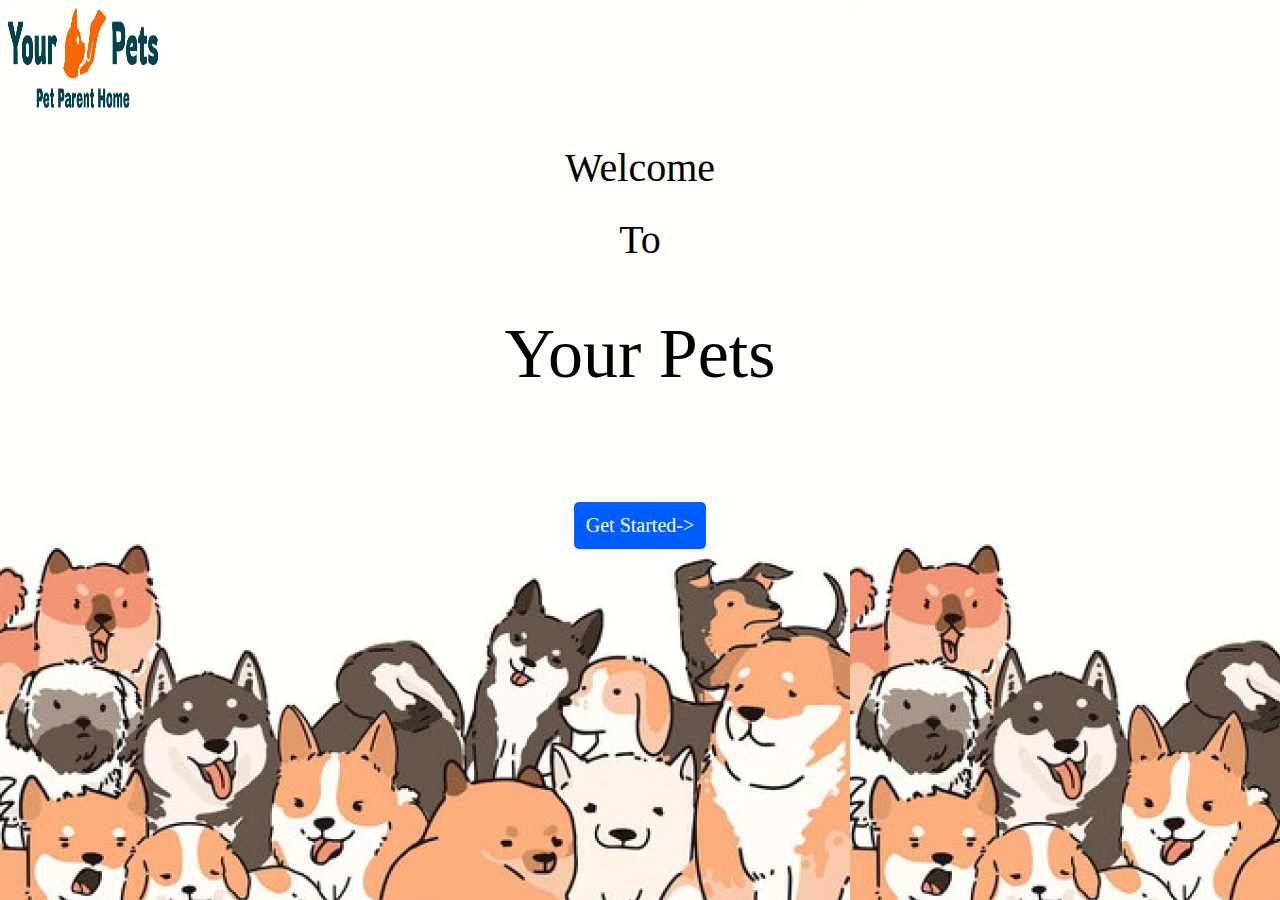
<file: index.html>
<!DOCTYPE html>
<html lang="en">
<head>
    <meta charset="UTF-8">
    <meta name="viewport" content="width=device-width, initial-scale=1.0">
    <title>Document</title>
    <link rel="stylesheet" href="main.css">
</head>
<body>
    <div class="image">
       <img src="your-pets-high-resolution-logo-transparent.png" height="100px" width="150px">
    </div>
    <div class="text">
        <p>Welcome</p>
        <p>To</p>
        <p id="main">Your Pets</p>
    </div>
    <div class="but">
        <a href="home.html"><button class="click hi">Get Started-></button></a>
    </div>
</body>
</html>
</file>
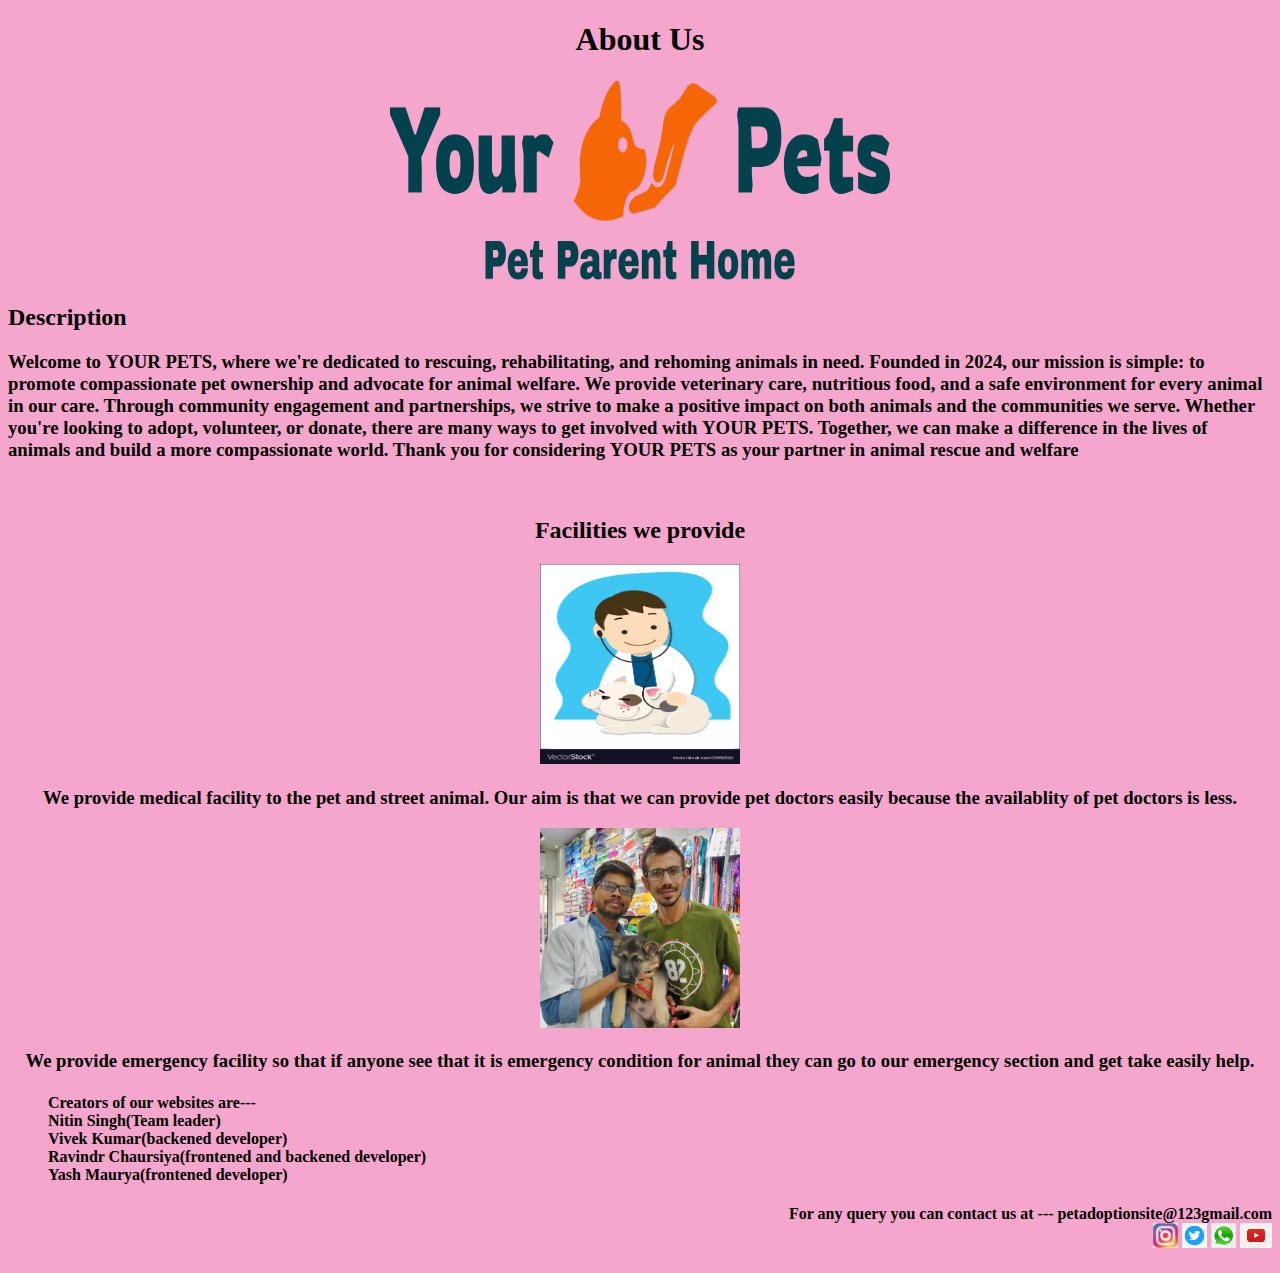
<file: aboutus.html>
<!DOCTYPE html>
<html lang="en">
<head>
    <meta charset="UTF-8">
    <meta name="viewport" content="width=device-width, initial-scale=1.0">
    <title>Document</title>
    <link rel="stylesheet" href="abouts.css">
</head>
<body>
    <center>
    <h1>About Us</h1>
</center>
<div>
    <center>
<img src="your-pets-high-resolution-logo-transparent.png" height="200px" width="500px">
    </center>
</div>
<h2 class="one">Description</h2>
    <h3>
<p  id="content">
    Welcome to <b>YOUR PETS</b>, where we're dedicated to rescuing, rehabilitating, and rehoming animals in need. Founded in 2024, our mission is simple: to promote compassionate pet ownership and advocate for animal welfare. We provide veterinary care, nutritious food, and a safe environment for every animal in our care. Through community engagement and partnerships, we strive to make a positive impact on both animals and the communities we serve. Whether you're looking to adopt, volunteer, or donate, there are many ways to get involved with <b>YOUR PETS</b>. Together, we can make a difference in the lives of animals and build a more compassionate world. Thank you for considering <b>YOUR PETS</b> as your partner in animal rescue and welfare
</p>
</h3>
<br>
<center>
<h2>Facilities we provide</h2>
<img src="pet-doctor-vector-15992510.jpg" height="200px" width="200px">
<h3>
    <p class="two">
    We provide medical facility to the pet and street animal.
    Our aim is that we can provide pet doctors easily because the availablity of pet doctors is less.
    </p>
</h3>
</center>
<center>
    <img src="d4.avif" height="200px" width="200px">
    <h3>
        <p class="two"> 
            We provide emergency facility so that if anyone see that it is emergency condition for animal they can go to our emergency section and get take easily help.
            </p>
    </h3>
</center>
<ul>
<h4 class="three">
    Creators of our websites are---
    <br>
    Nitin Singh(Team leader)
    <br>
    Vivek Kumar(backened developer)
    <br>
    Ravindr Chaursiya(frontened and backened developer)
    <br>
    Yash Maurya(frontened developer)
</ul>
</h4>
<h4 class="four">
    For any query you can contact us at ---
    petadoptionsite@123gmail.com

<div class="foot-image">
    <a href="https://www.instagram.com/"><img src="ew-instagram-logo-transparent-related-keywords-logo-instagram-vector-2017-115629178687gobkrzwak.png" alt="Instagram" height ="25px"></a>
    <a href="https://www.twitter.com/"><img src="png-clipart-twitter-twitter-thumbnail.png" alt="Twitter" height="25px"></a>
    <a href="https://www.whatsapp.com/"><img src="whatsapp-logo-computer-icons-whatsapp.jpg" alt="Whatsapp" height="25px"></a>
    <a href="https://www.youtube.com/"><img src="png-transparent-youtube-logo-youtube-logo-computer-icons-subscribe-angle-rectangle-airplane.png" alt="Youtube" height="25px"></a>
   </div>
  </h4>




</body>
</html>
</file>
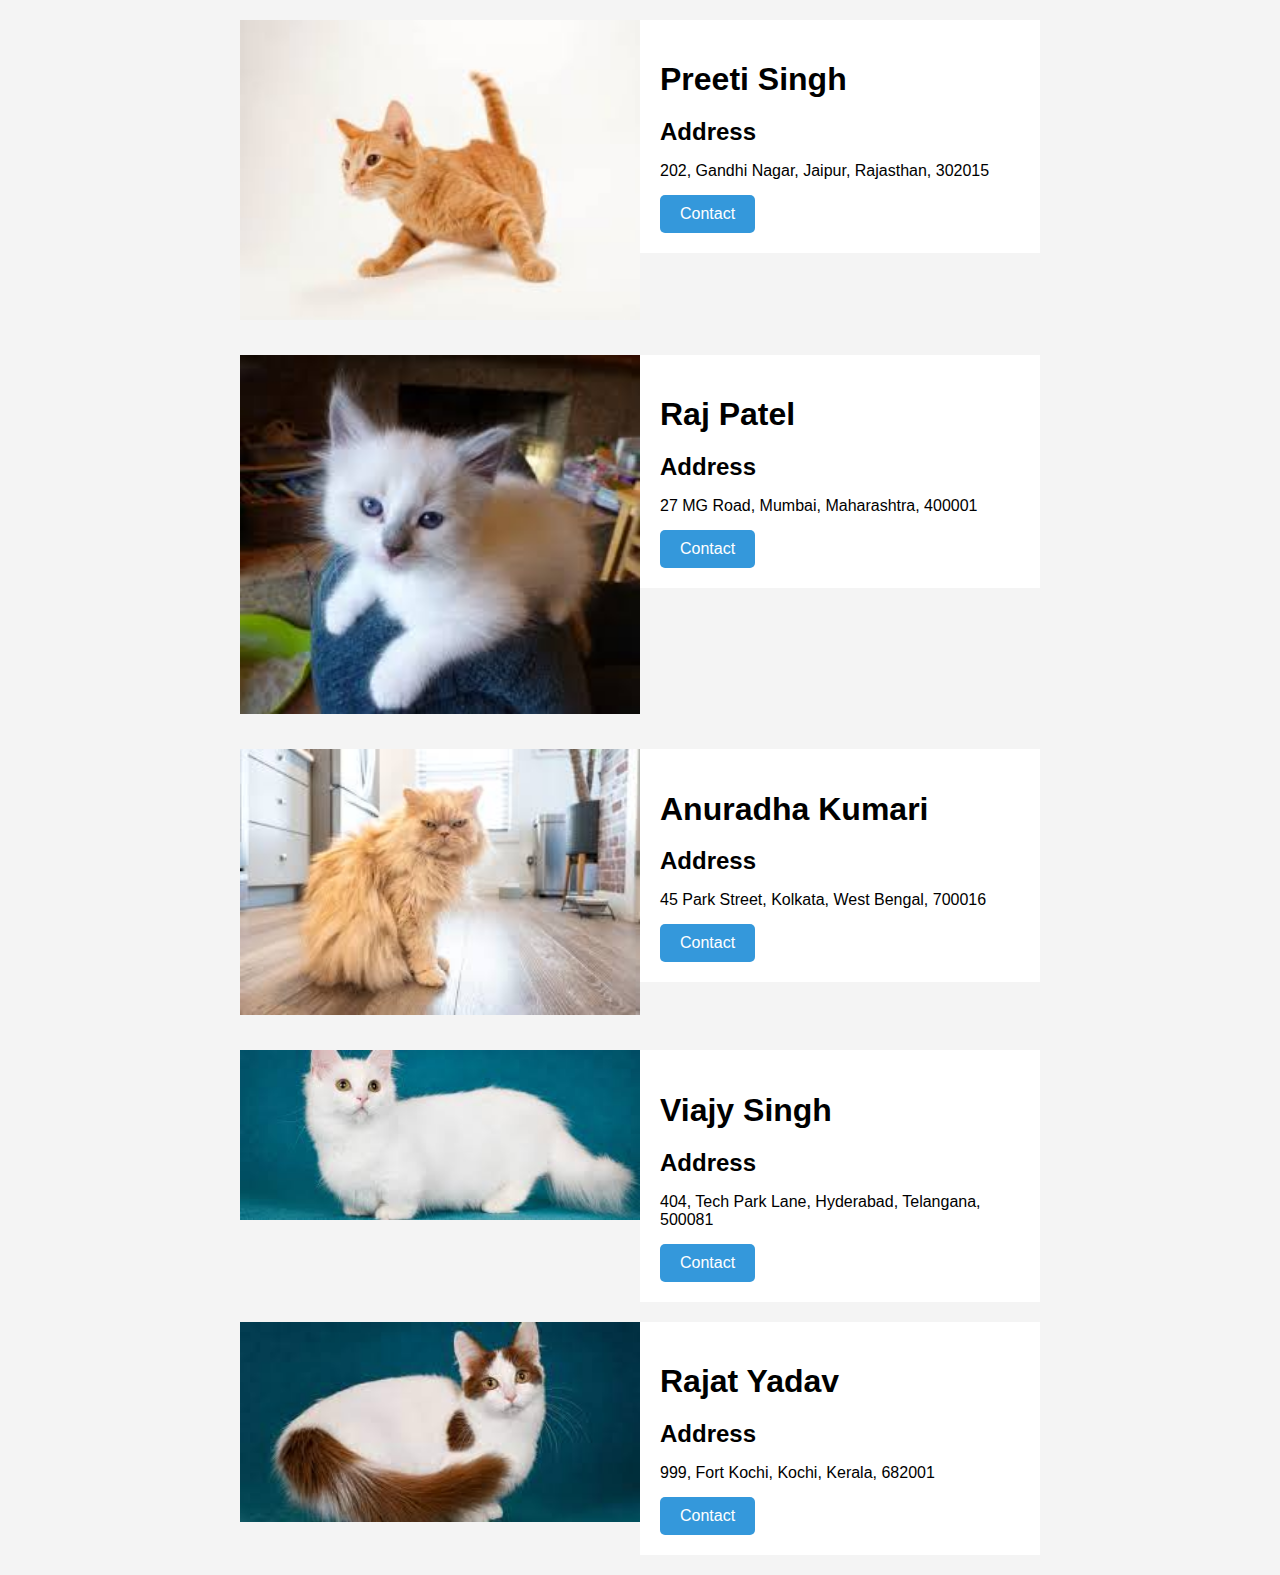
<file: cats.html>
<!DOCTYPE html>
<html lang="en">
<head>
    <meta charset="UTF-8">
    <meta name="viewport" content="width=device-width, initial-scale=1.0">
    <title>Image and Information</title>
    <style>
        body {
            font-family: Arial, sans-serif;
            margin: 0;
            padding: 0;
            background-color: #f4f4f4;
        }

        .container {
            max-width: 800px;
            margin: 20px auto;
            overflow: hidden;
            margin-bottom: 20px;
        }

        .image-container {
            float: left;
            width: 100%; /* Full width on smaller screens */
            margin-bottom: 15px; /* Add some spacing between image and text on smaller screens */
        }

        .image-container img {
            width: 100%;
            height: auto;
            display: block;
        }

        .info-container {
            float: left;
            width: 100%; /* Full width on smaller screens */
            padding: 20px;
            box-sizing: border-box;
            background-color: #fff;
        }

        h1, p, h2 {
            margin-bottom: 15px;
        }

        .contact-button {
            display: inline-block;
            padding: 10px 20px;
            background-color: #3498db;
            color: #fff;
            text-decoration: none;
            border-radius: 5px;
        }

        /* Media Query for smaller screens */
        @media only screen and (min-width: 600px) {
            .image-container {
                width: 50%;
            }

            .info-container {
                width: 50%;
            }
        }
    </style>
</head>
<body>

    <!-- Container 1 -->
    <div class="container">
        <div class="image-container">
            <img src="c1.jpg" alt="Image description">
        </div>
        <div class="info-container">
            <h1>Preeti Singh</h1>
            <h2>Address</h2>
            <p>202, Gandhi Nagar, Jaipur, Rajasthan, 302015</p>
            <a href="#" class="contact-button">Contact</a>
        </div>
    </div>

    <!-- Container 2 -->
    <div class="container">
        <div class="image-container">
            <img src="c2.jpg" alt="Image description">
        </div>
        <div class="info-container">
            <h1>Raj Patel</h1>
            <h2>Address</h2>
            <p>27 MG Road, Mumbai, Maharashtra, 400001</p>
            <a href="#" class="contact-button">Contact</a>
        </div>
    </div>
    <div class="container">
        <div class="image-container">
            <img src="c3.jpg" alt="Image description">
            
        </div>
        <div class="info-container">
            <h1>Anuradha Kumari</h1>
            <h2>Address</h2>
            <p>45 Park Street, Kolkata, West Bengal, 700016</p>
           
            <a href="#" class="contact-button">Contact</a>
            </div>
    </div>
    <div class="container">
        <div class="image-container">
            <img src="c4.jpg" alt="Image description">
            
        </div>
        <div class="info-container">
            <h1>Viajy Singh</h1>
            <h2>Address</h2>
            <p>
                404, Tech Park Lane, Hyderabad, Telangana, 500081</p>
          
            <a href="#" class="contact-button">Contact</a>
            </div>
    </div>
    <div class="container">
        <div class="image-container">
            <img src="c5.jpg" alt="Image description">
            
        </div>
        <div class="info-container">
            <h1>Rajat Yadav</h1>
            <h2>Address</h2>
            <p>999, Fort Kochi, Kochi, Kerala, 682001</p>
            <a href="#" class="contact-button">Contact</a>
            </div>
    </div>


    <!-- Repeat the above container structure for more sections -->

</body>
</html>
</file>
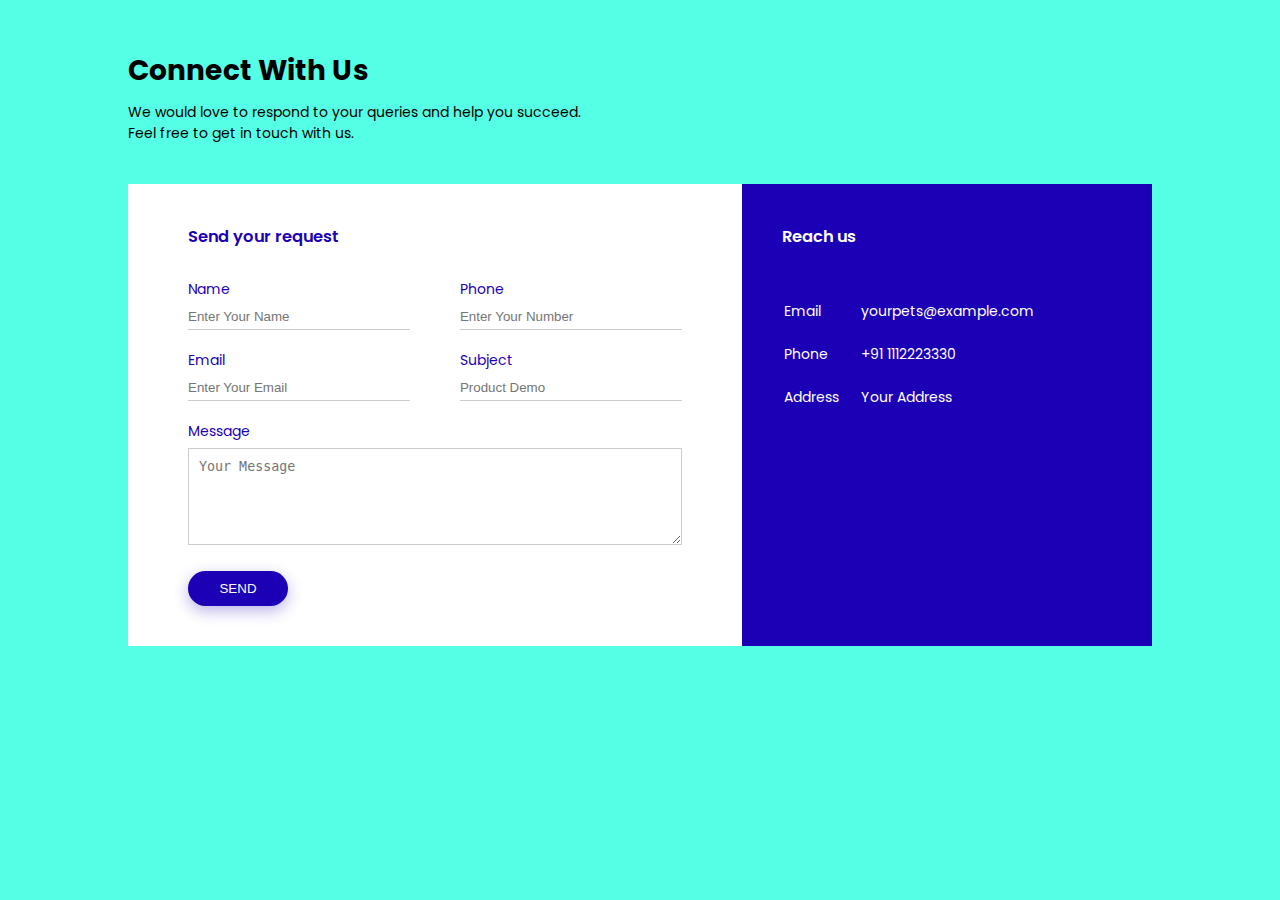
<file: contact.html>
<!DOCTYPE html>
<html lang="en">
<head>
    <meta charset="UTF-8">
    <meta name="viewport" content="width=device-width, initial-scale=1.0">
    <title>Contact Us</title>
    <link rel="preconnect" href="https://fonts.googleapis.com">
<link rel="preconnect" href="https://fonts.gstatic.com" crossorigin>
<link href="https://fonts.googleapis.com/css2?family=Poppins:wght@400;600;800&display=swap" rel="stylesheet">
    <link rel="stylesheet" href="contact.css">
</head>
<body>
    <div class="container">
        <h1>Connect With Us</h1>
        <p>We would love to respond to your queries and help you succeed.<br> Feel free to get in touch with us.</p>
        <div class="contact-box">
            <div class="contact-left">
                <h3>Send your request</h3>
                <form>
                    <div class="input-row">
                        <div class="input-group">
                            <label>Name</label>
                            <input type="text" Placeholder="Enter Your Name">
                        </div>
                        <div class="input-group">
                            <label>Phone</label>
                            <input type="text" Placeholder="Enter Your Number">
                        </div>
                    </div>
                    <div class="input-row">
                        <div class="input-group">
                            <label>Email</label>
                            <input type="Email" Placeholder="Enter Your Email">
                        </div>
                        <div class="input-group">
                            <label>Subject</label>
                            <input type="text" Placeholder="Product Demo">
                        </div>
                    </div>
                    <label>Message</label>
                    <textarea rows="5" placeholder="Your Message"></textarea>
                    <button type="submit">SEND</button>
                </form>

            </div>
            <div class="contact-right">
                <h3>Reach us</h3>
                <table>
                    <tr>
                        <td>Email</td>
                        <td>yourpets@example.com</td>
                    </tr>
                    <tr>
                        <td>Phone</td>
                        <td>+91 1112223330</td>
                        <tr>
                            <td>Address</td>
                            <td> Your Address</td>
                        </tr>
                    </tr>
                </table>

            </div>
        </div>
    </div>
    
</body>
</html>
</file>
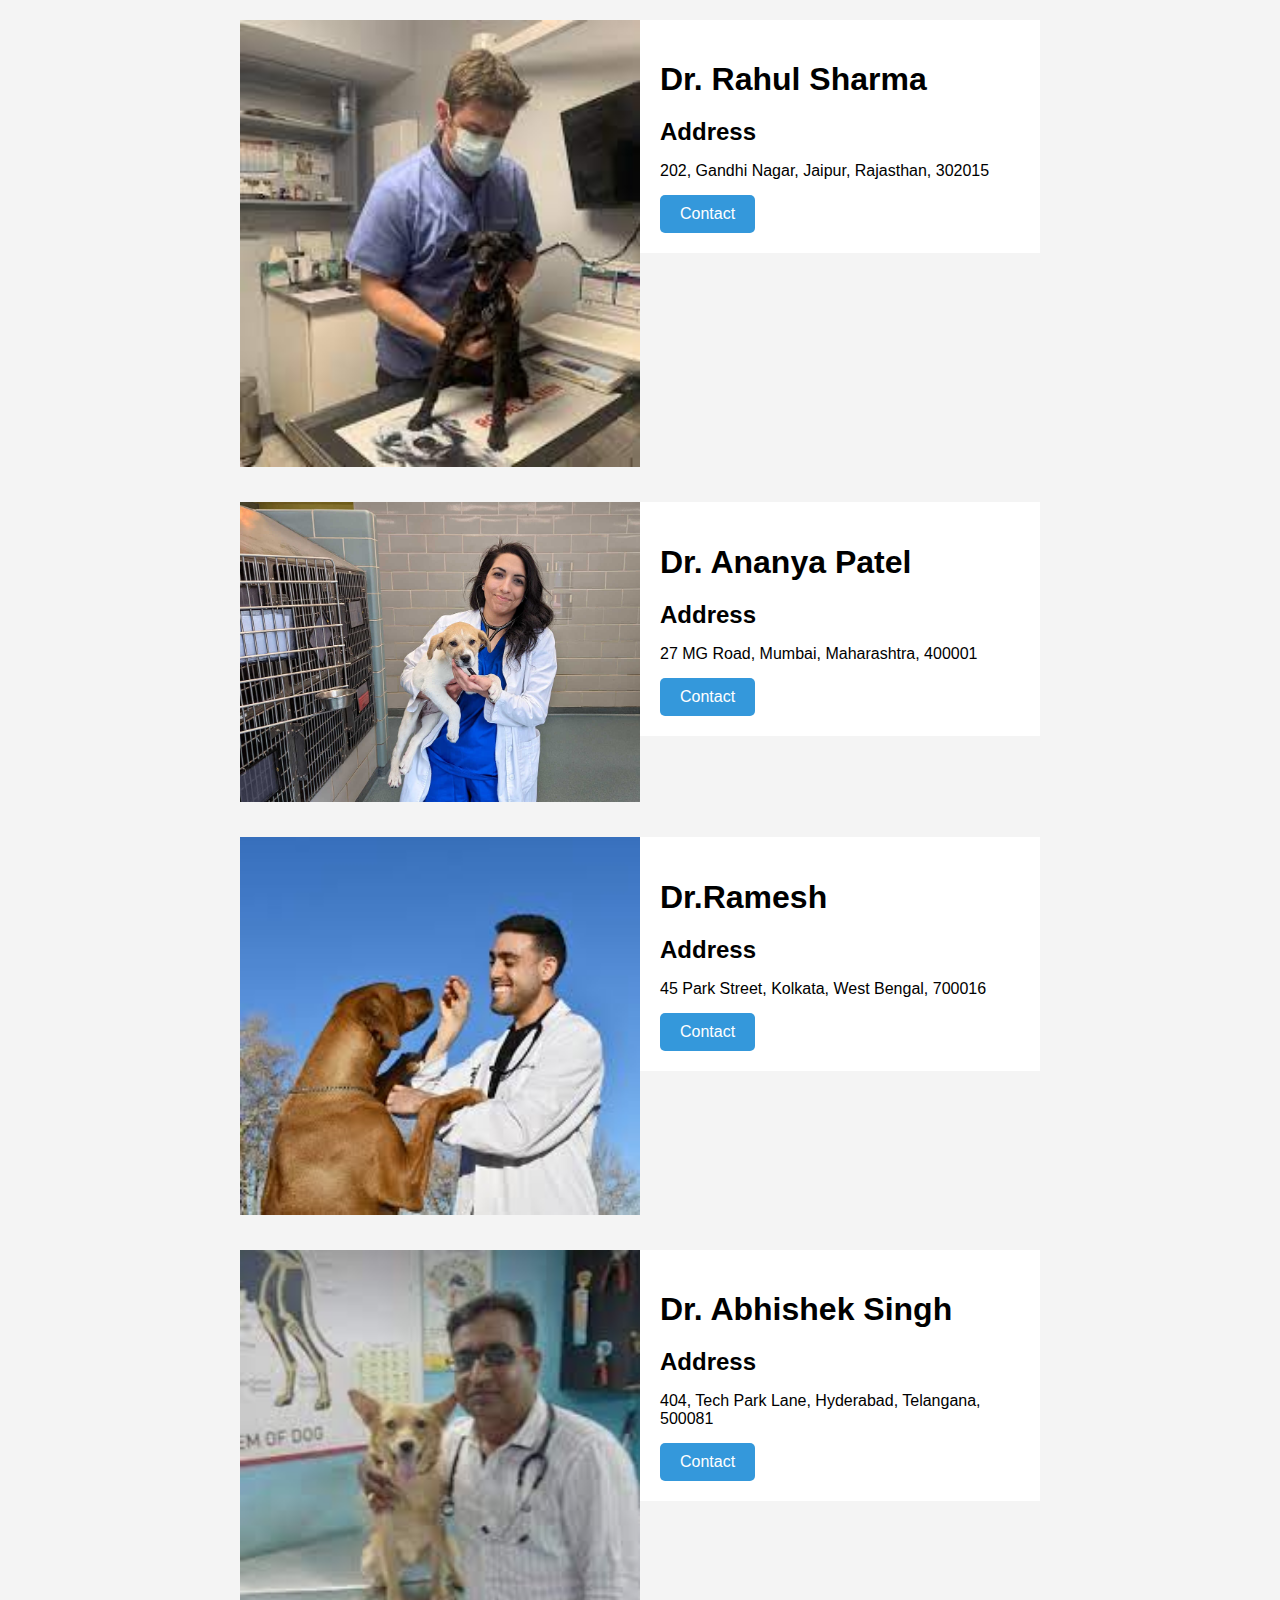
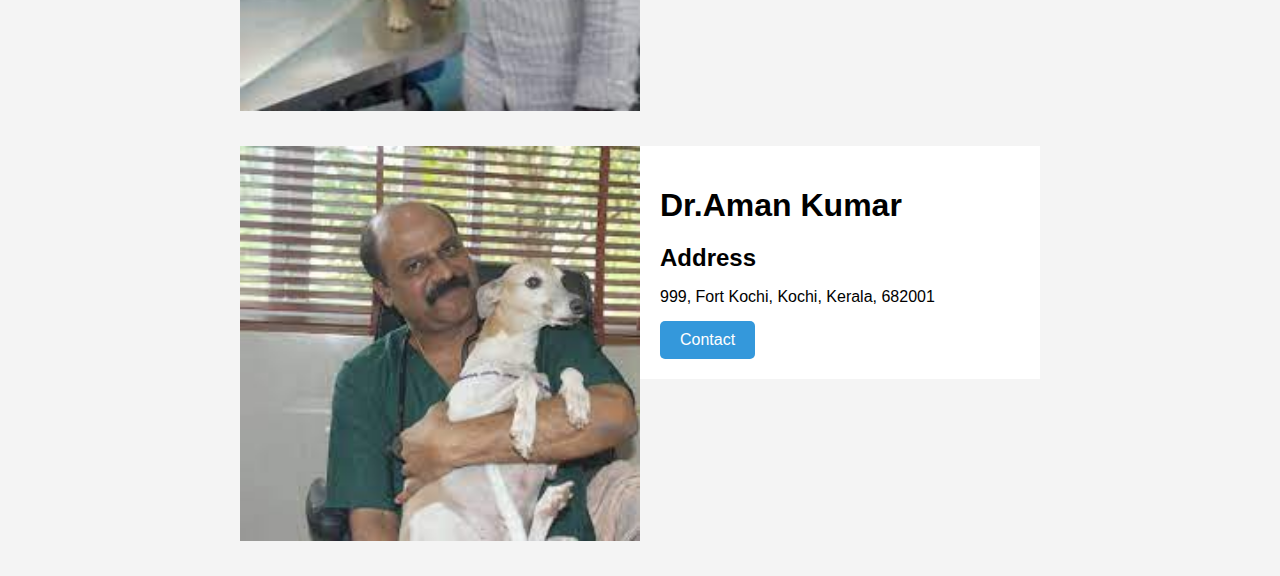
<file: doctors.html>
<!DOCTYPE html>
<html lang="en">
<head>
    <meta charset="UTF-8">
    <meta name="viewport" content="width=device-width, initial-scale=1.0">
    <title>Image and Information</title>
    <style>
        body {
            font-family: Arial, sans-serif;
            margin: 0;
            padding: 0;
            background-color: #f4f4f4;
        }

        .container {
            max-width: 800px;
            margin: 20px auto;
            overflow: hidden;
            margin-bottom: 20px;
        }

        .image-container {
            float: left;
            width: 100%; /* Full width on smaller screens */
            margin-bottom: 15px; /* Add some spacing between image and text on smaller screens */
        }

        .image-container img {
            width: 100%;
            height: auto;
            display: block;
        }

        .info-container {
            float: left;
            width: 100%; /* Full width on smaller screens */
            padding: 20px;
            box-sizing: border-box;
            background-color: #fff;
        }

        h1, p, h2 {
            margin-bottom: 15px;
        }

        .contact-button {
            display: inline-block;
            padding: 10px 20px;
            background-color: #3498db;
            color: #fff;
            text-decoration: none;
            border-radius: 5px;
        }

        /* Media Query for smaller screens */
        @media only screen and (min-width: 600px) {
            .image-container {
                width: 50%;
            }

            .info-container {
                width: 50%;
            }
        }
    </style>
</head>
<body>

    <!-- Container 1 -->
    <div class="container">
        <div class="image-container">
            <img src="d1.jpg" >
        </div>
        <div class="info-container">
            <h1> Dr. Rahul Sharma</h1>
            <h2>Address</h2>
            <p>202, Gandhi Nagar, Jaipur, Rajasthan, 302015</p>
            <a href="#" class="contact-button">Contact</a>
        </div>
    </div>

    <!-- Container 2 -->
    <div class="container">
        <div class="image-container">
            <img src="d2.jpg" >
        </div>
        <div class="info-container">
            <h1>Dr. Ananya Patel</h1>
            <h2>Address</h2>
            <p>27 MG Road, Mumbai, Maharashtra, 400001</p>
            <a href="#" class="contact-button">Contact</a>
        </div>
    </div>
    <div class="container">
        <div class="image-container">
            <img src="d3.jpg" >
            
        </div>
        <div class="info-container">
            <h1>Dr.Ramesh</h1>
            <h2>Address</h2>
            <p>45 Park Street, Kolkata, West Bengal, 700016</p>
            
            <a href="#" class="contact-button">Contact</a>
            </div>
    </div>
    <div class="container">
        <div class="image-container">
            <img src="d4.jpg" >
            
        </div>
        <div class="info-container">
            <h1> Dr. Abhishek Singh</h1>
            <h2>Address</h2>
            <p>
                404, Tech Park Lane, Hyderabad, Telangana, 500081</p>
            
            <a href="#" class="contact-button">Contact</a>
            </div>
    </div>
    <div class="container">
        <div class="image-container">
            <img src="d5.jpg" >
            
        </div>
        <div class="info-container">
            <h1> Dr.Aman Kumar</h1>
            <h2>Address</h2>
            <p>999, Fort Kochi, Kochi, Kerala, 682001</p>
          
            <a href="#" class="contact-button">Contact</a>
            </div>
    </div>

    <!-- Repeat the above container structure for more sections -->

</body>
</html>
</file>
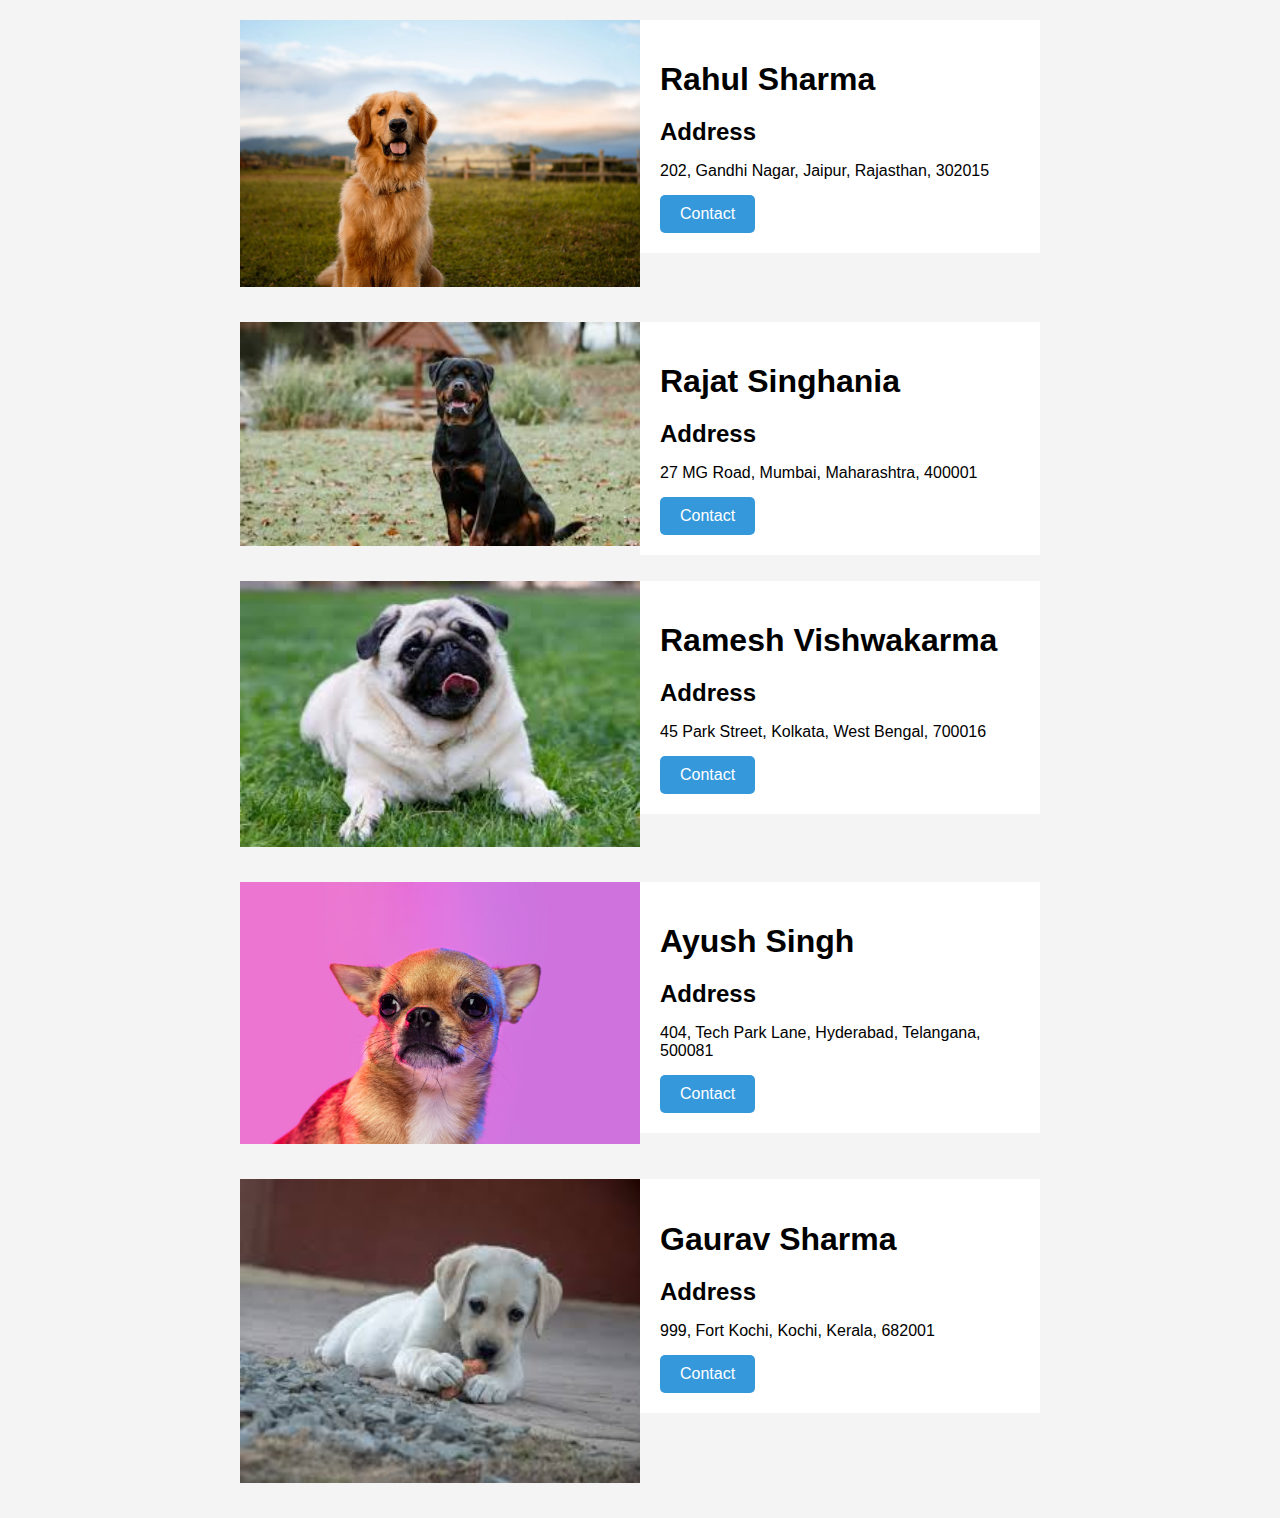
<file: dogs.html>
<!DOCTYPE html>
<html lang="en">
<head>
    <meta charset="UTF-8">
    <meta name="viewport" content="width=device-width, initial-scale=1.0">
    <title>Image and Information</title>
    <style>
        body {
            font-family: Arial, sans-serif;
            margin: 0;
            padding: 0;
            background-color: #f4f4f4;
        }

        .container {
            max-width: 800px;
            margin: 20px auto;
            overflow: hidden;
            margin-bottom: 20px;
        }

        .image-container {
            float: left;
            width: 100%; /* Full width on smaller screens */
            margin-bottom: 15px; /* Add some spacing between image and text on smaller screens */
        }

        .image-container img {
            width: 100%;
            height: auto;
            display: block;
        }

        .info-container {
            float: left;
            width: 100%; /* Full width on smaller screens */
            padding: 20px;
            box-sizing: border-box;
            background-color: #fff;
        }

        h1, p, h2 {
            margin-bottom: 15px;
        }

        .contact-button {
            display: inline-block;
            padding: 10px 20px;
            background-color: #3498db;
            color: #fff;
            text-decoration: none;
            border-radius: 5px;
        }

        /* Media Query for smaller screens */
        @media only screen and (min-width: 600px) {
            .image-container {
                width: 50%;
            }

            .info-container {
                width: 50%;
            }
        }
    </style>
</head>
<body>

    <!-- Container 1 -->
    <div class="container">
        <div class="image-container">
            <img src="1.jpg" >
        </div>
        <div class="info-container">
            <h1> Rahul Sharma</h1>
            <h2>Address</h2>
            <p>202, Gandhi Nagar, Jaipur, Rajasthan, 302015</p>
            <a href="#" class="contact-button">Contact</a>
        </div>
    </div>

    <!-- Container 2 -->
    <div class="container">
        <div class="image-container">
            <img src="2.jpg" >
        </div>
        <div class="info-container">
            <h1>Rajat Singhania</h1>
            <h2>Address</h2>
            <p>27 MG Road, Mumbai, Maharashtra, 400001</p>
            <a href="#" class="contact-button">Contact</a>
        </div>
    </div>
    <div class="container">
        <div class="image-container">
            <img src="3.jpg" >
            
        </div>
        <div class="info-container">
            <h1>Ramesh Vishwakarma</h1>
            <h2>Address</h2>
            <p>45 Park Street, Kolkata, West Bengal, 700016</p>
            
            <a href="#" class="contact-button">Contact</a>
            </div>
    </div>
    <div class="container">
        <div class="image-container">
            <img src="4.jpg" >
            
        </div>
        <div class="info-container">
            <h1> Ayush Singh</h1>
            <h2>Address</h2>
            <p>
                404, Tech Park Lane, Hyderabad, Telangana, 500081</p>
            
            <a href="#" class="contact-button">Contact</a>
            </div>
    </div>
    <div class="container">
        <div class="image-container">
            <img src="5.jpg" >
            
        </div>
        <div class="info-container">
            <h1> Gaurav Sharma</h1>
            <h2>Address</h2>
            <p>999, Fort Kochi, Kochi, Kerala, 682001</p>
          
            <a href="#" class="contact-button">Contact</a>
            </div>
    </div>

    <!-- Repeat the above container structure for more sections -->

</body>
</html>
</file>
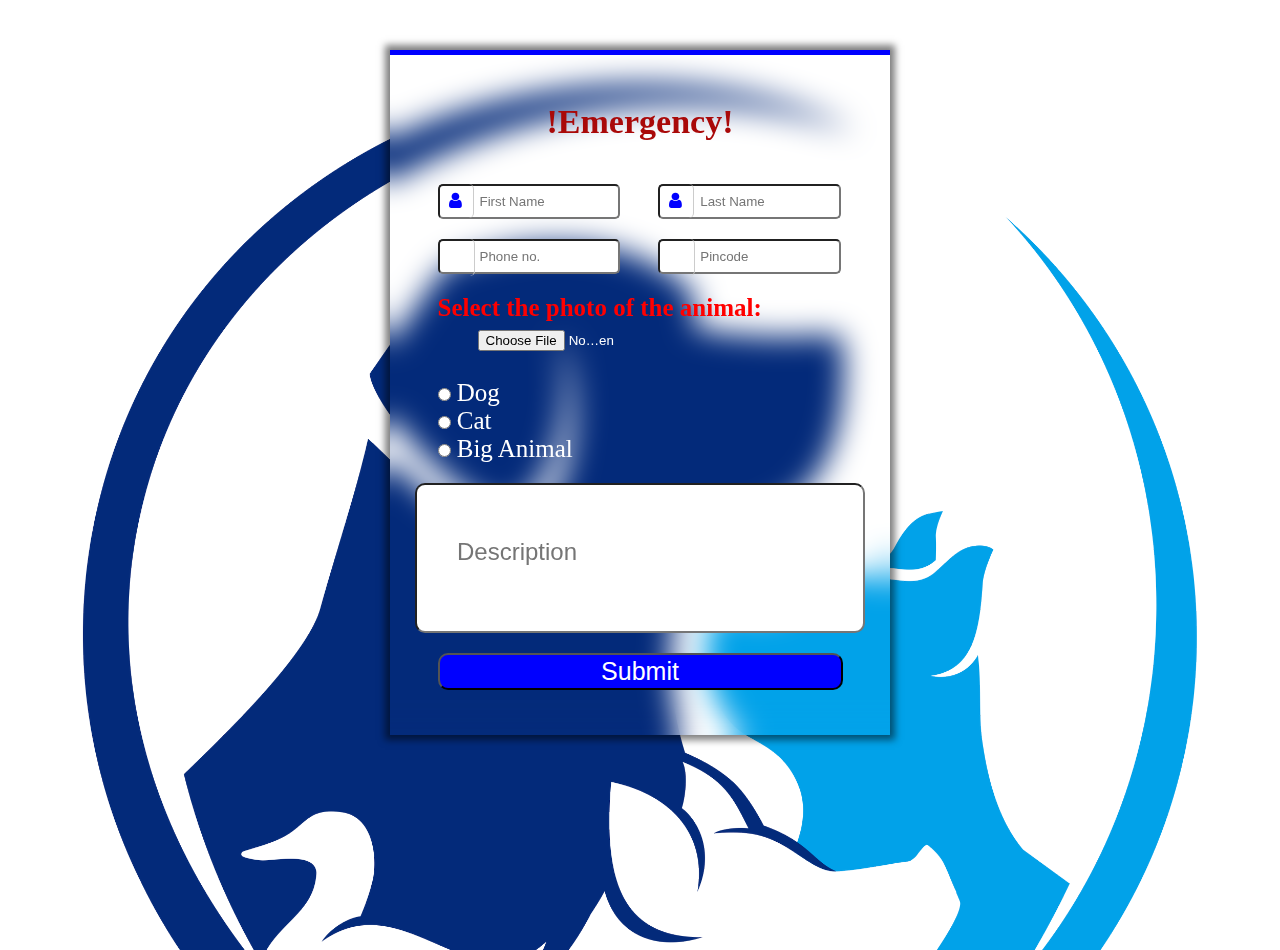
<file: form1.html>
<!DOCTYPE html>
<html lang="en">
<head>
    <meta charset="UTF-8">
    <meta name="viewport" content="width=device-width, initial-scale=1.0">
    <title>Document</title>
    <link rel="stylesheet" href="form.css">
    <link rel="stylesheet" href="https://cdnjs.cloudflare.com/ajax/libs/font-awesome/4.7.0/css/font-awesome.min.css">
</head>
<body>
    <div class="box">
        <h2>!Emergency!</h2>
        <div class="form-box">
            <form>
                <div class="input-name">
                    <i class="fa fa-user lock"></i>
                    <input type="text" placeholder="First Name" class="name">
                    <span>
                        <i class="fa fa-user lock"></i>
                        <input type="text" placeholder="Last Name" class="name">
                    </span>
                </div>
                <div class="input-name">
                    
                    <i class="fa-solid fa-phone lock"></i>
                    <input type="numerical" placeholder="Phone no." class="email">
                    <span>
                        <i class="fa-solid fa-phone lock "></i>
                        <input type="numeric" placeholder="Pincode" class="name">
                    </span>
                  
                </div>
                <div class="input-name">
                    <!--------------<i class="fa fa-lock lock"></i>-->
                    <h3>Select the photo of the animal:</h3><input type="file"  class="email">
                  
                </div>
                
                <div class="input-name">
                    <div class="rad1">
                    <input type="radio" id="one" name="gender">
                    <label>Dog</label><br>
                    <div class="rad2">
                    <input type="radio" name="gender">
                    <label>Cat</label><br></div>
                    <div class="rad3">
                    <input type="radio" name="gender">
                    <label>Big Animal</label></div>
                  </div>
                </div>
                
              <!----  <div class="input-name">
                    
                  <select class="country">
                    <option>Select a country</option>
                    <option>India</option>
                    <option>USA</option>
                    <option>Russia</option>
                  </select>
                  <div class="arrow"></div>
                  
                </div>
                <div class="input-name">
                    
                   <input type="checkbox" class="check">
                   <label>I accept the  terms and conditions.</label>

                  
                </div>---->
                
                <div class="input-name1">
                    
                    <input type="text" placeholder="Description" class="description">
                  
                </div>
                <div class="input-name">
                    
                    <button>Submit</button>
 
                   
                    </div>

            
            </form>
        </div>
    </div>
</body>
</html>
</file>
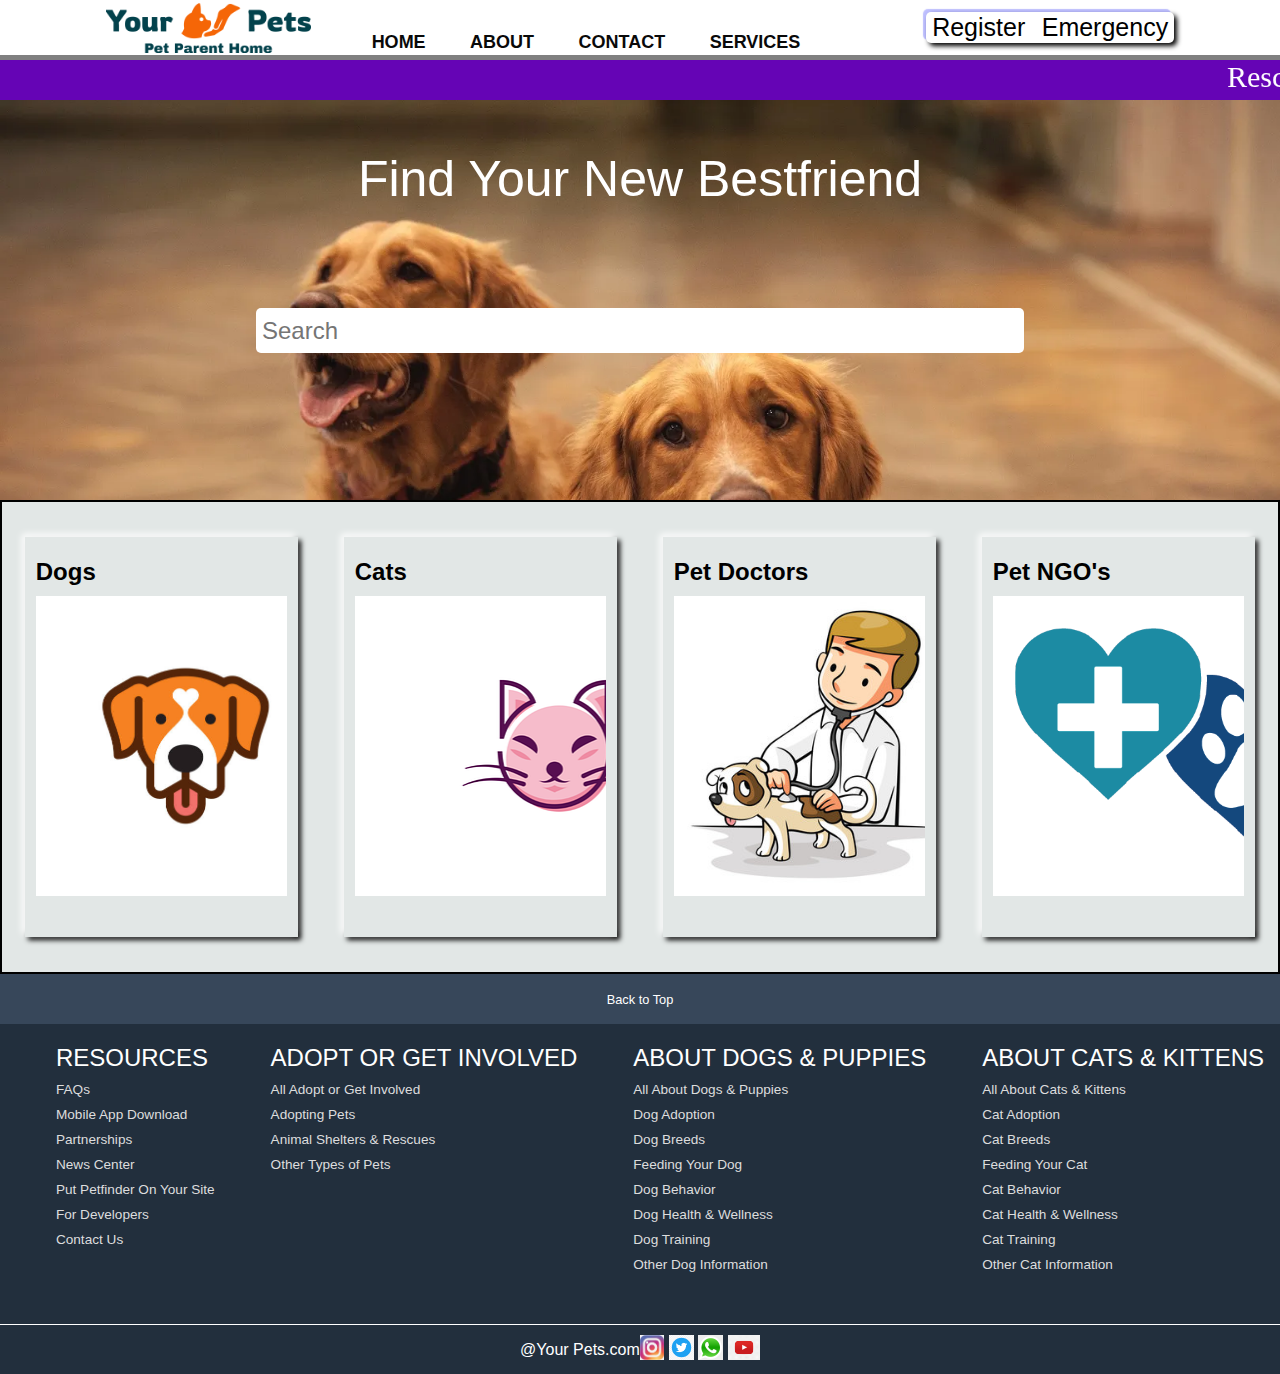
<file: home.html>
<!DOCTYPE html>
<html lang="en">
<head>
    <meta charset="UTF-8">
    <meta name="viewport" content="width=device-width, initial-scale=1.0">
    <title>Document</title>
    <link rel="stylesheet" href="style.css">
</head>
<body>
    <header>
        <div class="navbar">
            <div class="nav-logo">
               <div class="logo">
                </div>
        </div>
        <div class="container">
            <ul>
                <li><a href="home.html">Home</a></li>
                <li><a href="aboutus.html">About</a></li>
                <li><a href="contact.html">Contact</a></li>
                <li><a href="#services">Services</a></li>
            </ul>
        </div>
        <div class="but">
            <a href="login.html"><button class="bt reg">Register</button></a>
            <a href="form1.html"><button class="bt">Emergency</button></a>
        </div>
        </div>
        
        <div class="nav">
            <marquee scrolldown="7" class="tag">Rescue ,Love, Adopt Joy: Explore our furry companions waiting for a forever home!'</marquee>
        </div>
    </header>
    <div class="section">
        <div class="hero-msg">
            <center>
            <p>Find Your New Bestfriend</p></center>
         </div>
        <center><input type="text" placeholder="Search" class="search-input"></center>
        
    </div>
    <!----------------------------------------------------------------------------------------->
    <div class="top-sec">
        <div class="box1 box bor">
            <div class="box-content">
            <h2>Dogs</h2>
            <a href="./dogs.html"><div class="box-img" style="background-image: url('istockphoto-1153925640-612x612.jpg');"> </div></a>
        
            </div>
        </div>
        <div class="box2 box bor">
            <div class="box-content">
                <h2>Cats</h2>
                <a href="cats.html"><div class="box-img" style="background-image: url('9fc078ff0a4cd4e6bc1bff9fb999c846.png');"> </div></a>
            
                </div>
        </div>
        <div class="box3 box bor">
            <div class="box-content">
                <h2>Pet Doctors</h2>
                <a href="doctors.html"><div class="box-img" style="background-image: url('360_F_76029564_XaxtIo9O8tO3CPyPxFjaBXEuvvcAtihH.jpg');"> </div></a>
            
                </div>
        </div>
        <div class="box4 box bor">
            <div class="box-content">
                <h2>Pet NGO's</h2>
                <a href="Ngo.html"><div class="box-img" style="background-image: url('Screen+Shot+2019-11-13+at+3.27.32+PM.png');"> </div></a>
                </div>
        </div>
    </div>
    <!------------------------------------------------------------------------------------------------------>
     <footer id="services">
        <div class="foot-panel1">
               Back to Top
        </div>
        <div class="foot-panel2">
            <ul>
                <p>RESOURCES</p>
                <a>FAQs</a>
                <a>Mobile App Download</a>
                <a>Partnerships</a>
                <a>News Center</a>
                <a>Put Petfinder On Your Site</a>
                <a>For Developers</a>
                <a>Contact Us</a>
            </ul>
            <ul>
                <p>ADOPT OR GET INVOLVED</p>
                <a>All Adopt or Get Involved</a>
                <a>Adopting Pets</a>
                <a>Animal Shelters & Rescues</a>
                <a>Other Types of Pets</a>
            </ul>
            <ul>
                <p>ABOUT DOGS & PUPPIES</p>
                <a>All About Dogs & Puppies</a>
                <a>Dog Adoption</a>
                <a>Dog Breeds</a>
                <a>Feeding Your Dog</a>
                <a>Dog Behavior</a>
                <a>Dog Health & Wellness</a>
                <a>Dog Training</a>
                <a>Other Dog Information</a>
            </ul>
            <ul>
                <p>ABOUT CATS & KITTENS</p>
                <a>All About Cats & Kittens</a>
                <a>Cat Adoption</a>
                <a>Cat Breeds</a>
                <a>Feeding Your Cat</a>
                <a>Cat Behavior</a>
                <a>Cat Health & Wellness</a>
                <a>Cat Training</a>
                <a>Other Cat Information</a>
            </ul>
            
           </div>
           <div class="foot-panel3">
            <p>@Your Pets.com</p> 
            
           
           <div class="foot-image">
            <a href="https://www.instagram.com/"><img src="ew-instagram-logo-transparent-related-keywords-logo-instagram-vector-2017-115629178687gobkrzwak.png" alt="Instagram" height ="25px"></a>
            <a href="https://www.twitter.com/"><img src="png-clipart-twitter-twitter-thumbnail.png" alt="Twitter" height="25px"></a>
            <a href="https://www.whatsapp.com/"><img src="whatsapp-logo-computer-icons-whatsapp.jpg" alt="Whatsapp" height="25px"></a>
            <a href="https://www.youtube.com/"><img src="png-transparent-youtube-logo-youtube-logo-computer-icons-subscribe-angle-rectangle-airplane.png" alt="Youtube" height="25px"></a>
           </div>
          </div>
     </footer>
</body>
</html>
</file>
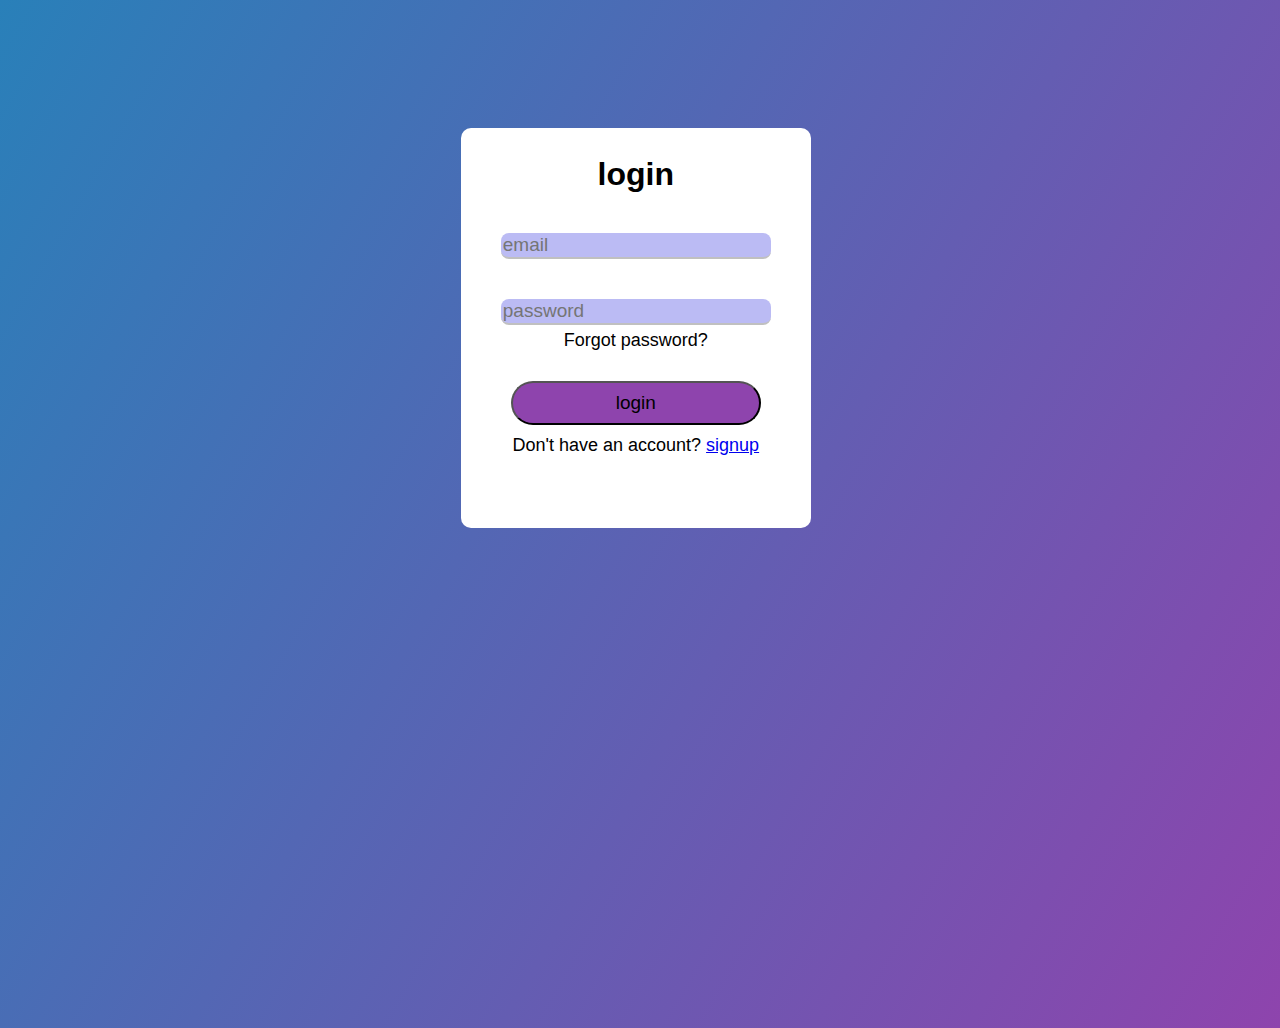
<file: login.html>
<html>
    <head>
        <title>login page</title>
        <link rel="stylesheet" href="style.css">
    </head>
    <style>
        
body{
    margin: 0;
    padding: 0;
    font-family: monteserrat;
    background: linear-gradient(120deg,#2980b9,#8e44ad);
    height: 100vh;
    overflow: hidden;
}
.contain{
    width: 350px;
    height: 400px;
    text-align: center;
    background-color: white;
    margin-left: 36%;
    margin-top: 10%;
    border-radius: 10px;
}
.contain .text{
position: relative;
top: 7%;
}
.inp1{
    border: none;
    background-color: rgb(187, 187, 244);
    border-bottom: 2px solid silver;
    width: 270px;
    font-size: 19px;
    margin-top: 40px;
    outline:none;
    color:black;
    border-radius: 8px;

}
.inp2{
    border: none;
    background-color: rgb(187, 187, 244);
    border-bottom: 2px solid silver;
    width: 270px;
    font-size: 19px;
    margin-top: 40px;
    outline:none;
    color:black;
    border-radius: 8px;
    margin-bottom: 5px;
}
p{
    font-size: 18px;
}
.text button{
    width: 250px;
    height: 44px;
    background-color:#8e44ad;
    border-radius: 25px;
    font-size: 19px;
    margin-top: 30px;
    margin-bottom: 10px;

}
button:hover{
    border: 3px solid;
    color: white;
    font-size: 20px;
    background-color: rgb(244, 152, 167);
    box-shadow: 0 0 25px rgb(244, 152, 167);
}
@media screen and (max-width: 768px) {
    .contain {
        width: 80%;
        height: auto; 
        margin: 10% auto; 
    }

    .contain .text {
        top: 5%; 
    }

    .inp1,
    .inp2 {
        width: 90%; 
        margin-top: 20px; 
    }

    p {
        font-size: 16px; 
    }

    .text button {
        width: 80%; 
        height: 40px; 
        font-size: 16px; 
        margin-top: 20px;
        margin-bottom: 10px; 
    }

    button:hover {
        font-size: 18px; 
        box-shadow: 0 0 20px rgb(244, 152, 167); 
    }
}
@media screen and (max-width: 480px) {
    .contain {
        width: 90%;
        margin: 10% auto;
    }

    .inp1 {
        width: 90%;
        font-size: 16px;
        margin-top: 10px;
    }

    .text button {
        width: 90%;
        height: 40px;
        font-size: 16px;
        margin-top: 10px;
    }

    .date {
        font-size: 14px;
    }

    .text button:hover {
        box-shadow: 0 0 15px rgb(244, 152, 167);
    }
}

    </style>
    <body>
        <div class="contain">
            <div class="text">
                <h1>login</h1>
                <input class="inp1" type="text" placeholder="email">
                <input class="inp2" type="password" placeholder="password">
                <p>Forgot password?</p>
                <button>login</button>
                <p>Don't have an account? <span><a href="signup.html">signup</a></span></p>
            </div>
        </div>    

    </body>
</html>
</file>
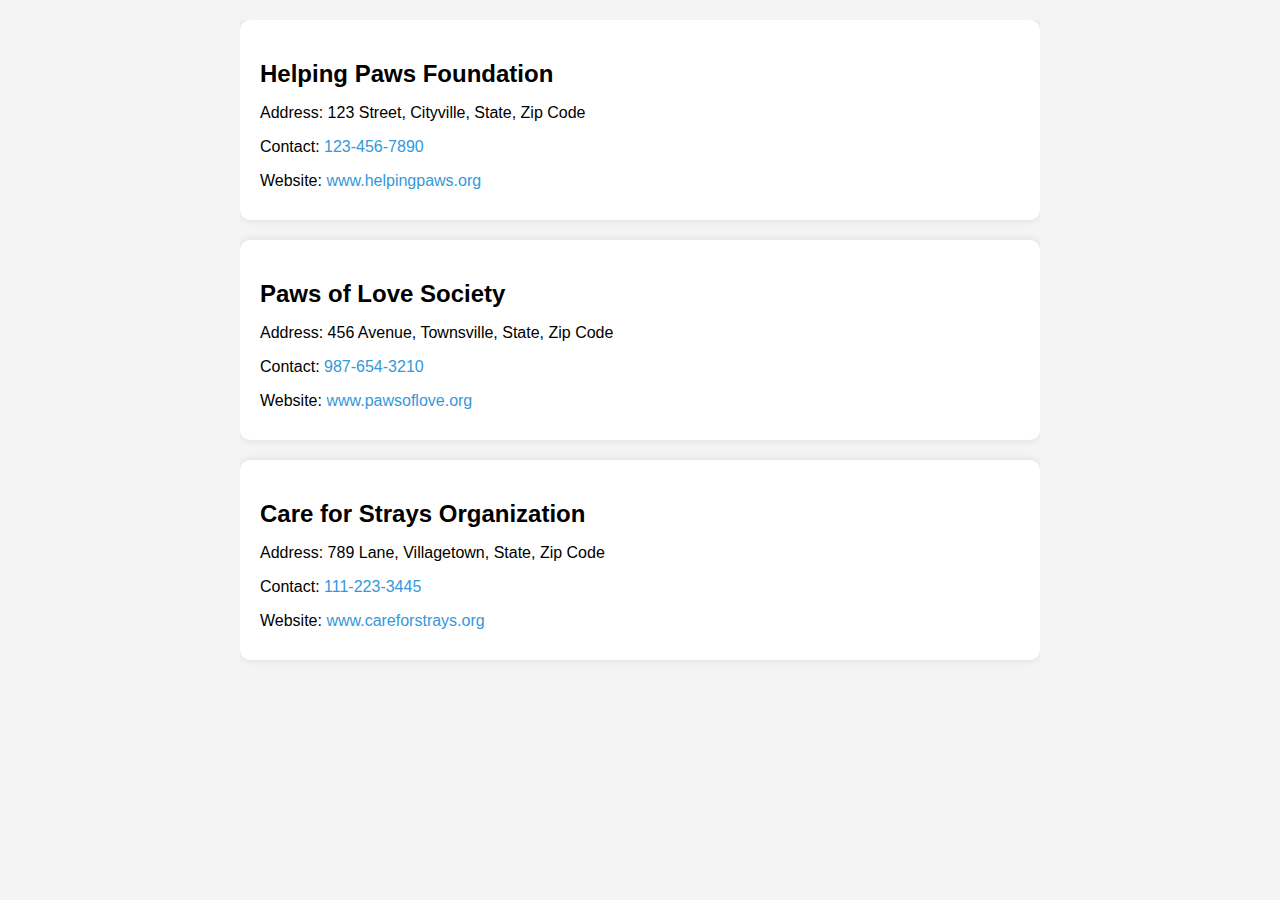
<file: Ngo.html>
<!DOCTYPE html>
<html lang="en">
<head>
    <meta charset="UTF-8">
    <meta name="viewport" content="width=device-width, initial-scale=1.0">
    <title>NGOs for Stray Dogs and Cats</title>
    <style>
        body {
            font-family: Arial, sans-serif;
            margin: 0;
            padding: 0;
            background-color: #f4f4f4;
        }

        .container {
            max-width: 800px;
            margin: 20px auto;
            overflow: hidden;
        }

        .ngo-card {
            background-color: #fff;
            border-radius: 10px;
            padding: 20px;
            margin-bottom: 20px;
            box-shadow: 0 0 10px rgba(0, 0, 0, 0.1);
        }

        h2, p {
            margin-bottom: 10px;
        }

        a {
            text-decoration: none;
            color: #3498db;
        }

        /* Media Query for smaller screens */
        @media only screen and (max-width: 600px) {
            .ngo-card {
                padding: 15px;
            }
        }
    </style>
</head>
<body>

    <div class="container">
        <!-- NGO 1 -->
        <div class="ngo-card">
            <h2>Helping Paws Foundation</h2>
            <p>Address: 123 Street, Cityville, State, Zip Code</p>
            <p>Contact: <a href="tel:+1234567890">123-456-7890</a></p>
            <p>Website: <a href="https://www.helpingpaws.org" target="_blank">www.helpingpaws.org</a></p>
        </div>

        <!-- NGO 2 -->
        <div class="ngo-card">
            <h2>Paws of Love Society</h2>
            <p>Address: 456 Avenue, Townsville, State, Zip Code</p>
            <p>Contact: <a href="tel:+9876543210">987-654-3210</a></p>
            <p>Website: <a href="https://www.pawsoflove.org" target="_blank">www.pawsoflove.org</a></p>
        </div>

        <!-- Repeat the above card structure for 5 more NGOs with different information -->

        <!-- NGO 3 -->
        <div class="ngo-card">
            <h2>Care for Strays Organization</h2>
            <p>Address: 789 Lane, Villagetown, State, Zip Code</p>
            <p>Contact: <a href="tel:+1112233445">111-223-3445</a></p>
            <p>Website: <a href="https://www.careforstrays.org" target="_blank">www.careforstrays.org</a></p>
        </div>

        <!-- Repeat the above card structure for 4 more NGOs with different information -->

    </div>

</body>
</html>
</file>
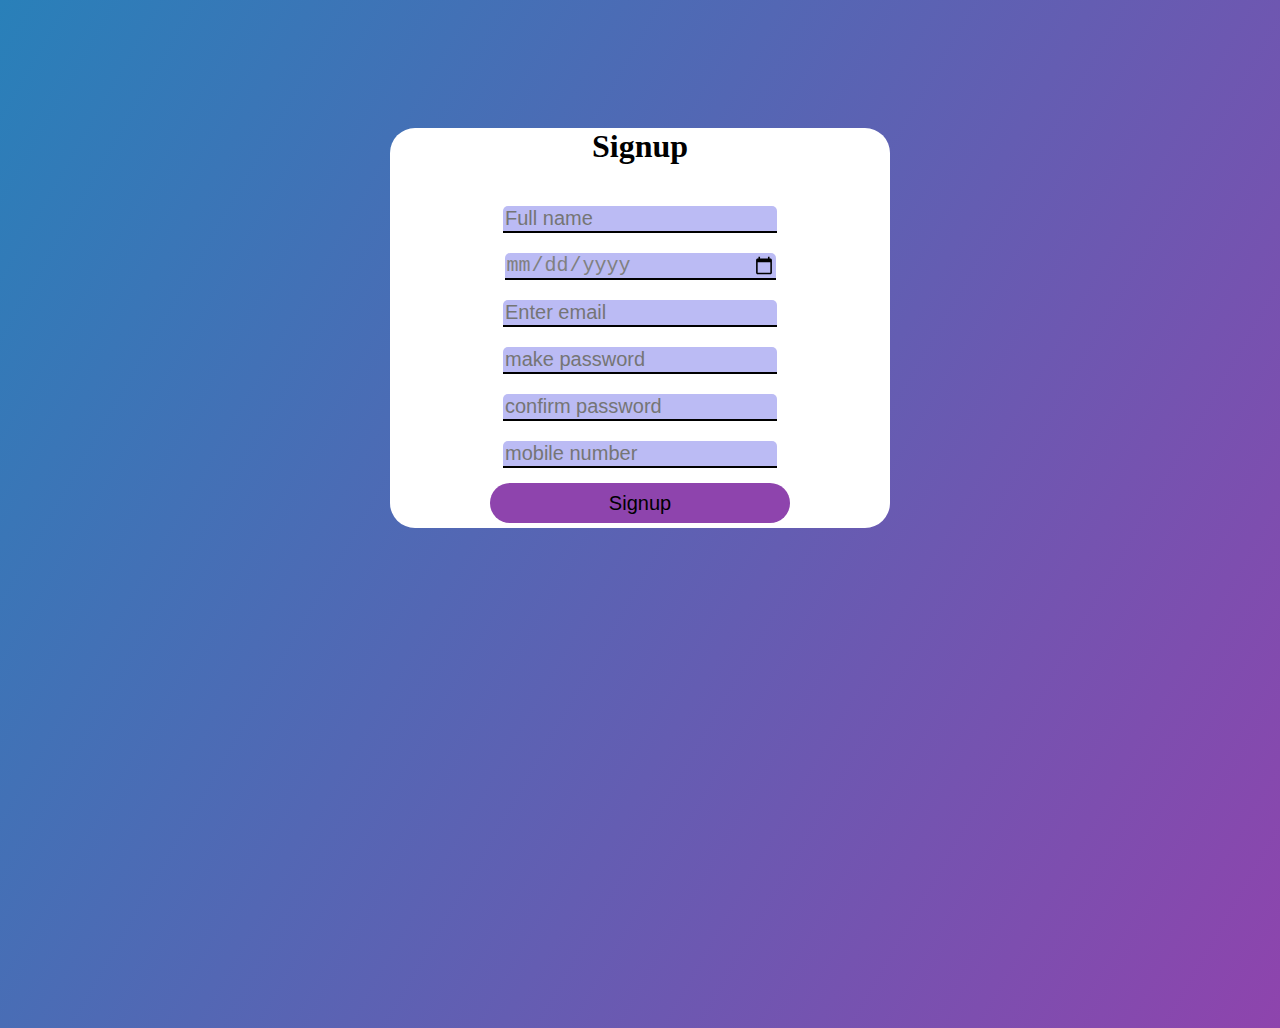
<file: signup.html>
<!DOCTYPE html>
<html lang="en">
<head>
    <meta charset="UTF-8">
    <meta name="viewport" content="width=device-width, initial-scale=1.0">
    <title>signup page</title>
    <link rel="stylesheet" href="signup.css">
</head>
<body>
    <center>
    <div class="contain">   
        <div class="text">
            <h1>Signup</h1>
            <input class="inp1" type="text" placeholder="Full name">
            <br>
            <input class="inp1 date" type="date" placeholder="date of birth">
            <br>
            <input class="inp1" type="email" placeholder="Enter email">
            <br>
            <input class="inp1" type="password" placeholder="make password">
            <br>
            <input class="inp1" type="password" placeholder="confirm password">
            <br>
            <input class="inp1" type="numerical" placeholder="mobile number">
            <br>
            <button>Signup</button>

        </div>
    </div>
    </center>
</body>
</html>
</file>
<file: abouts.css>
*{
    background-color: rgb(244, 166, 205);
}
.one{
    text-align: left;
}
.two{
    text-align: center;
}
.four{
    text-align: right;
}
</file>
<file: contact.css>
*{
    margin: 0;
    padding: 0;
}
body{
    background: #55ffe5;
    font-size: 14px;
    font-family: 'Poppins', sans-serif;
}
.container{
    width: 80%;
    margin: 50px auto;
}
.contact-box{
    background: #fff;
    display: flex;
}
.contact-left{
    flex-basis: 60%;
    padding: 40px 60px;
}
.contact-right{
    flex-basis: 40%;
    padding: 40px;
    background: #1c00b5;
    color: #fff;
}
h1{
    margin-bottom: 10px;
}
.container p{
    margin-bottom: 40px;
}
.input-row{
    display: flex;
    justify-content: space-between;
    margin-bottom: 20px;
}
.input-row .input-group{
    flex-basis: 45%;
}
input{
    width: 100%;
    border: none;
    border-bottom: 1px solid #ccc;
    outline: none;
    padding-bottom: 5px;
}
textarea{
    width: 100%;
    border: 1px solid #ccc;
    outline: none;
    padding: 10px;
    box-sizing: border-box;
}
label{
    margin-bottom: 6px;
    display: block;
    color: #1c00b5;
}
button{
    background: #1c00b5;
    width: 100px;
    border: none;
    outline: none;
    color: #fff;
    height: 35px;
    border-radius: 30px;
    margin-top: 20px;
    box-shadow: 0px 5px 15px 0px rgba(28,0,181,0.3);
}
button:hover{
    background-color: #55ffe5;
  box-shadow: 0 0 25px #0ef;
  color: black;
  font-weight: 700;
}
.contact-left h3{
    color: #1c00b5;
    font-weight: 600;
    margin-bottom: 30px;
}
.contact-right h3{
    font-weight: 600;
    margin-bottom: 30px;
}
tr td:first-child{
    padding-right: 20px;
}
tr td{
    padding-top: 20px;
}
@media screen and (max-width: 768px) {
    .container {
        width: 90%;
    }

    .contact-left,
    .contact-right {
        flex-basis: 100%;
        padding: 20px; 
        order: unset;
    }

    button {
        width: auto; 
    }
}

/* Media query for mobile phones */
@media screen and (max-width: 480px) {
    .container {
        width: 95%; 
    }

    .contact-left,
    .contact-right {
        padding: 20px; 
    }

    h1 {
        font-size: 24px;
    }

    input,
    textarea {
        font-size: 12px;
    }

    button {
        font-size: 14px;
    }
}
</file>
<file: form.css>
*{
    margin: 0;
    padding: 0;
    box-sizing: border-box;
   }
   body{
     font-size: 14px;
     background:url("Png-transparent-background-logo-only.png");
     background-size: cover;
     background-repeat: no-repeat;
     height: 100vh;
   
   }
   .box{
   
    background: transparent;
    width: 500px;
    padding: 25px;
    margin: 50px auto 0;
    border-top: 5px solid blue;
    box-shadow: 0 0 7px 5px rgba(0, 0, 0, 0.5);
    backdrop-filter: blur(15px);
   }


   .box h2{
     font-size: 34px;
     line-height: 24px;
     padding: 30px;
     text-align: center;
     color: rgb(169, 9, 9);
   }
   .input-name{
     width: 90%;
     position: relative;
     margin: 20px auto;
     color: white;
   
   }
   .lock{
      padding: 8px 11px;
   }
   .name{
      width: 45%;
      padding: 8px 0 8px 40px ;
      border-radius: 5px;
   }
   .input-name span{
     margin-left: 35px;
   }
   
   .email{
      width: 45%;
      padding: 8px 0 8px 40px;
      border-radius: 5px;
   }
   .input-name i{
     position: absolute;
     font-size: 18px;
     color: blue;
     border-right:1px solid #cccccc ;
     border-radius: 5px;
   }
   .input-name, .name, .email{
    
    outline: none;
    -webkit-transition: all 1.0s ease-in-out;
   }
   button{
     width: 100%;
     padding: 2px 2px;
     background-color: blue;
     color: white;
     font-size: 25px;
     border-radius: 10px;
   }
   /*.input-name:hover, .name:hover, .email:hover{
      background-color:#fafafa;
   }*/
   .input-name:focus, .name:focus, .email:focus{
      border: 1px solid blue;
   }
 .rad1{
    font-size: 25px;
}
.description{
  width: 100%;
  padding: 8px 0 20px 40px;
  height: 150px;
  font-size: 1.5rem;
  border-radius: 10px;
}
h3{
  font-size: 25px;
  color: red;
}

button:hover{
  background-color: rgb(0, 187, 255);
  box-shadow: 0 0 30px rgb(0, 187, 255);
}
@media screen and (max-width: 600px) {
  .box {
      width: 90%;
      margin: 20px auto 0;
  }

  .box h2 {
      font-size: 24px; 
      padding: 20px
  }

  .name,
  .email {
      padding: 8px 0 8px 20px;
  }

  .input-name span {
      margin-left: 20px;
  }

  .input-name i {
      font-size: 14px; 
      left: 10px;
  }

  .description {
      padding: 8px 0 20px 20px;
  }

  h3 {
      font-size: 20px; 
  }

  button {
      padding: 5px 10px;
      font-size: 18px; 
  }
}
</file>
<file: style.css>
* {
   margin: 0;
   font-family: Arial;
   box-sizing: border-box;
}

.navbar {
   background: transparent;
   height: 60px;
   display: flex;
   align-items: center;
   justify-content: space-evenly;
   border-bottom: 5px solid grey;
}

.nav-logo {
   height: 50px;
   width: 100px;
}

.logo {
   background-image: url("your-pets-high-resolution-logo-transparent.png");
   background-size: cover;
   height: 50px;
   width: 205%;
}

.container {
   color: black;
}

.navbar ul {
   float: right;
}

.navbar li {
   display: inline-block;
   list-style: none;
}

.navbar li a {
   font-size: 18px;
   text-transform: uppercase;
   padding: 0px 20px;
   color: rgb(9, 9, 9);
   text-decoration: none;
   font-weight: 600;
}

.navbar li a:hover {
   color: rgb(248, 14, 14);
   transition: all 0.4s ease 0s;
}

.but {
   background-color: white;
   box-shadow: -3px -3px 1px #0307fc42, 3px 3px 5px black;
   border-radius: 5px;
}

.bt {
   background: transparent;
   border:transparent;
   font-size: 25px;
   border-radius: 5px;
}

.bt:hover {
   color: blue;
   transition: all 0.4s ease 0s;
   box-shadow:0 0 5px rgb(255, 0, 0),0 0 25px rgb(255, 0, 0),0 0 50px rgb(255, 0, 0),0 0 100px rgb(255, 0, 0),0 0 200px rgb(255, 0, 0);
   border: none;
   background-color: rgb(255, 0, 0);
}
.reg:hover{
   color: blue;
   transition: all 0.4s ease 0s;
   box-shadow:0 0 5px rgb(255, 120, 0),0 0 25px rgb(255, 120, 0),0 0 50px rgb(255, 120, 0),0 0 100px rgb(255, 120, 0),0 0 200px rgb(255, 120, 0);
   border: none;
   background-color: rgb(255, 120, 0);
}

.nav {
   height: 40px;
   background-color: #6504B5;
   color: #FFFFFF;
   box-shadow: 5px 5px 2px black;
}

.tag {
   font-size: 30px;
   font-family: 'Times New Roman', Times, serif;
}

.section {
   height: 400px;
   background: url("gulyas-bianka-3WOh54znPGU-unsplash\ \(1\).webp");
   background-size: cover;
   justify-content: center;
   align-items: center;
}

.hero-msg {
   color: #FFFFFF;
   font-size: 50px;
   font-family: Nexa 'Lucida Sans', 'Lucida Sans Regular', 'Lucida Grande', 'Lucida Sans Unicode', Geneva, Verdana, sans-serif;
   padding: 50px 0 100px 0;
}

.search-input {
   border-radius: 5px;
   width: 60%;
   height: 45px;
   font-size: 1.5rem;
   border: 4px solid transparent;
}

.search-input:hover {
   border: 4px solid #6504B5;
}

.top-sec {
   display: flex;
   justify-content: space-around;
   background-color: #e2e7e6;
   flex-wrap: wrap;
   border: 2px solid black;
   padding: 20px 0;
}

.box {
   height: 400px;
   width: calc(23% - 20px);
   background-color: #e2e7e6;
   padding: 20px 0px 15px;
   margin: 15px 10px;
   box-shadow: -3px -3px 7px white, 3px 3px 5px black;
}

.box-img {
   height: 300px;
   background-size: cover;
   margin: 10px 0;
}

.box-content {
   margin: 0 10px;
}

.box-content p {
   color: #007185;
   text-decoration: none;
}

.box-content a {
   color: #007185;
   text-decoration: none;
}

.bor {
   border: 1px solid transparent;
}

.bor:hover {
   border: 2px solid #6504B5;
}

.foot-panel1 {
   background-color: #37475a;
   color: white;
   height: 50px;
   display: flex;
   justify-content: center;
   align-items: center;
   font-size: 0.8rem;
   font-weight: 400;
}

.foot-panel2 {
   background-color: #222f3d;
   color: white;
   height: 300px;
   display: flex;
   justify-content: space-evenly;
}

.foot-panel2 p {
   font-size: 1.5rem;
}

ul {
   margin-top: 20px;
}

ul a {
   display: block;
   font-size: 0.85rem;
   margin-top: 10px;
   color: #dddddd;
}

.foot-panel3 {
   background-color: #222f3d;
   color: white;
   border-top: 1px solid white;
   height: 50px;
   justify-content: center;
   display: flex;
   align-items: center;
}

/* Responsive styles */
@media screen and (max-width: 768px) {
   .nav-logo {
      height: 30px;
      width: 70px;
   }
   .logo {
      background-image: url("your-pets-high-resolution-logo-transparent.png");
      background-size: cover;
      height: 30px;
      width: 90%;
   }
   .navbar {
       height: auto;
       justify-content: center;
       border-bottom: none;
       background-color: aquamarine;
   }

   .navbar ul {
       float: none;
       margin-top: 20px;
   }

   .navbar li {
       display: block;
       margin-bottom: 10px;
   }

   .navbar li a {
       padding: 10px 20px;
   }

   .but {
       margin-bottom: 10px;
   }

   .bt {
       font-size: 20px;
   }

   .nav {
       height: 30px;
   }

   .tag {
       font-size: 20px;
   }

   .section {
       height: 300px;
   }

   .hero-msg {
       font-size: 40px;
       padding: 50px;
   }

   .search-input {
       width: 80%;
   }

   .top-sec {
       padding: 20px 0;
   }

   .box {
       width: calc(50% - 20px);
       margin: 15px 10px;
   }
   .box-img {
      height: auto; /* Adjust height automatically */
  }

   .foot-panel1 {
      height: auto;
      padding: 10px;
      text-align: center;
  }

  .foot-panel2 {
      height: auto;
      flex-direction: column;
      justify-content: center;
      align-items: center;
      padding: 20px 0;
  }

  .foot-panel2 p {
      font-size: 1rem;
  }

  ul {
      margin-top: 15px;
  }

  ul a {
      margin-top: 5px;
  }

  .foot-panel3 {
      height: auto;
      padding: 10px;
      text-align: center;
  }

}

/* Mobile devices */
@media screen and (max-width: 450px) {
   .nav-logo {
      height: 20px;
      width: 50px;
   }
   .logo {
      background-image: url("your-pets-high-resolution-logo-transparent.png");
      background-size: cover;
      height: 20px;
      width: 60%;
   }
   .search-input {
       width: 90%;
   }

   .top-sec {
       flex-direction: column;
       align-items: center;
   }

   .box {
       width: calc(100% - 20px);
       margin: 15px 10px;
   }

   .box-img {
       height: 250px;
   }

   .foot-panel1 {
      font-size: 0.7rem;
  }

  .foot-panel2 p {
      font-size: 0.9rem;
  }

  ul {
      margin-top: 10px;
  }

  ul a {
      margin-top: 3px;
  }

  .foot-panel3 {
      font-size: 0.7rem;
  }
}
</file>
<file: signup.css>
body{
    margin: 0;
    padding: 0;
    font-family: monteserrat;
    background: linear-gradient(120deg,#2980b9,#8e44ad);
    height: 100vh;
    overflow: hidden;
}
.contain{
    width: 500px;
    height: 400px;
    /* text-align: center; */
    background-color: white;
    margin-top: 10%;
    border-radius: 25px;
}
.inp1{
    border: none;
   background-color: rgb(187, 187, 244);
    width: 270px;
    font-size: 20px;
    margin-top: 20px;
    border-radius: 5px 5px 0 0;
    border-bottom: 2px solid black;
}

.text button{
    width: 300px;
    margin-top: 15px;
    height: 40px;
    border-radius: 20px;
    background-color: #8e44ad;
    font-size: 20px;
    border: none;
}
.text button:hover{
    background-color: rgb(244, 152, 167);
    box-shadow: 0 0 25px rgb(244, 152, 167);
    border: 2px solid white;
}
.date{
   color: grey;
}
@media screen and (max-width: 768px) {
   body{
     height: 70vh;
}
    h1{
       font-size: 30px;
    }
    .contain {
        width: 80%;
        height: auto;
        margin: 10% auto;
    }

    .inp1 {
        width: 90%;
        font-size: 18px;
        margin-top: 15px;
    }

    .text button {
        width: 80%;
        height: 40px;
        font-size: 18px;
        margin-top: 15px;
    }

    .date {
        font-size: 16px;
    }

    .text button:hover {
        box-shadow: 0 0 20px rgb(244, 152, 167);
    }
}
@media screen and (max-width: 480px) {

    h1{
        font-size: 20px;
     }
    .contain {
        width: 90%;
        height: auto;
        margin: 10% auto;
    }

    .inp1 {
        width: 90%;
        font-size: 16px;
        margin-top: 10px;
    }

    .text button {
        width: 90%;
        height: 40px;
        font-size: 16px;
        margin-top: 10px;
    }

    .date {
        font-size: 14px;
    }

    .text button:hover {
        box-shadow: 0 0 15px rgb(244, 152, 167);
    }
}
</file>
<file: main.css>
body{
 background: url(medium-pug-dog-cute-puppy-hd-animated-dogs-matte-finish-poster-original-imagzzxjyw3ypsc6.webp);
 background-repeat:repeat;
 background-size: auto;

}
.text{
  text-align: center;
  font-size: 40px;
  line-height: 0.8;
}
#main{

    font-size: 70px;
    font-family: Georgia, 'Times New Roman', Times, serif;
}
.but{
   text-align: center;
   padding: 50px 0 0 0 ;

}
.click{
   color: white;
   background-color: rgb(0, 94, 255);
   border-radius: 5px;
   padding: 10px 10px 10px 10px;
   border: 2px solid transparent;
   font-size: 20px;
   font-family: 'Times New Roman', Times, serif;
}
.click:hover{

  box-shadow: 0 0 50px rgb(0, 94, 255);
}
@media (max-width: 768px) {
  .text {
    font-size: 30px;
  }
  #main {
    font-size: 50px;
  }
  .but {
    padding: 30px 0 0;
  }
  .click {
    padding: 10px 20px;
  }
}

/* Media Query for Mobile Devices */
@media (max-width: 480px) {
  .text {
    font-size: 20px;
  }
  #main {
    font-size: 40px;
  }
  .but {
    padding: 20px 0 0;
  }
  .click {
    padding: 5px 15px;
    font-size: 16px;
  }
}
</file>
